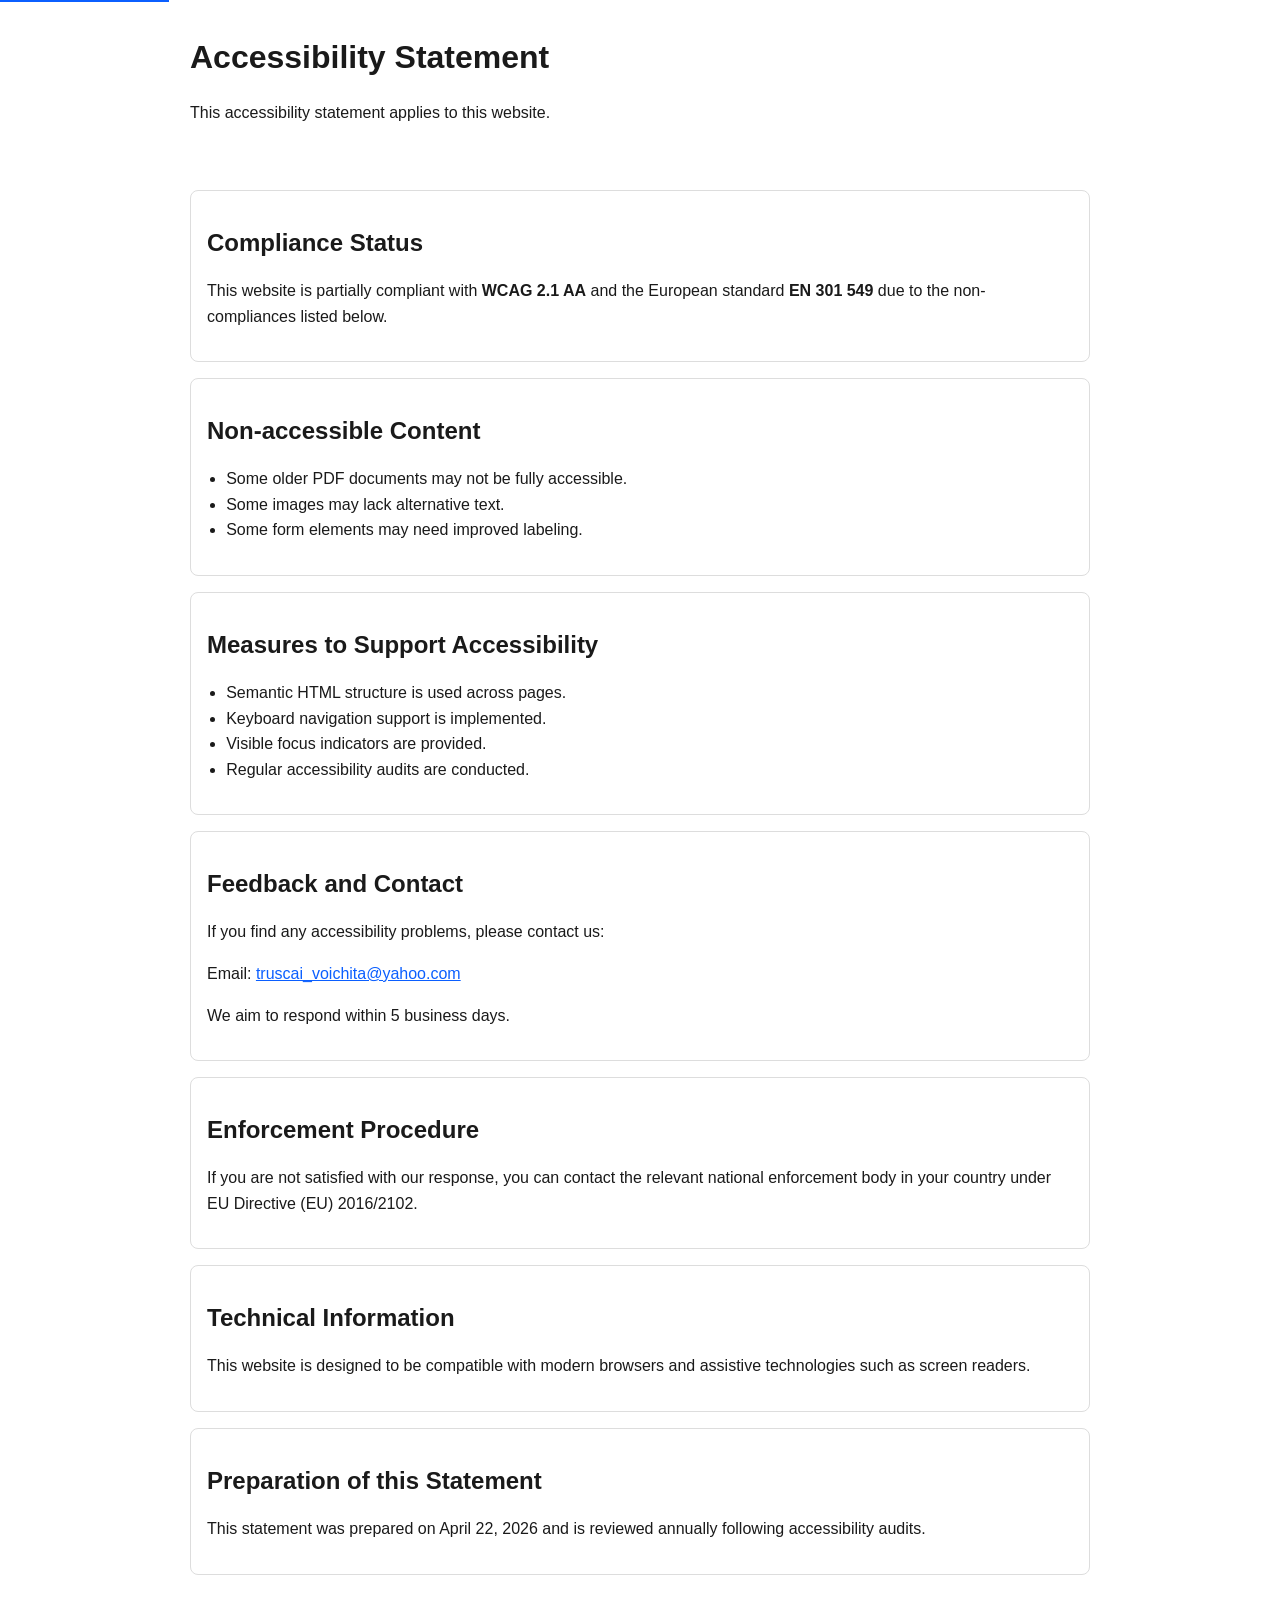
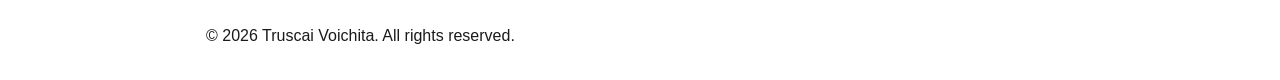
<file: assets/components/legal/accessibility.html>
<!doctype html>
<html lang="en">
  <head>
    <meta charset="UTF-8" />
    <meta name="viewport" content="width=device-width, initial-scale=1.0" />
    <title>Accessibility Statement (EU)</title>
    <style>
      :root {
        --bg: #ffffff;
        --text: #1a1a1a;
        --primary: #0b5fff;
        --border: #dddddd;
        --focus: #ffbf47;
      }

      body {
        margin: 0;
        font-family: Arial, sans-serif;
        background: var(--bg);
        color: var(--text);
        line-height: 1.6;
      }

      a {
        color: var(--primary);
      }

      a:focus,
      button:focus {
        outline: 3px solid var(--focus);
        outline-offset: 3px;
      }

      header,
      main,
      footer {
        max-width: 900px;
        margin: auto;
        padding: 1rem;
      }

      .card {
        border: 1px solid var(--border);
        border-radius: 8px;
        padding: 1rem;
        margin-top: 1rem;
      }

      .skip-link {
        position: absolute;
        top: -40px;
        left: 0;
        background: var(--primary);
        color: white;
        padding: 8px 12px;
        z-index: 100;
      }

      .skip-link:focus {
        top: 0;
      }

      h1,
      h2,
      h3 {
        line-height: 1.3;
      }

      ul {
        padding-left: 1.2rem;
      }
    </style>
  </head>
  <body>
    <a class="skip-link" href="#main">Skip to main content</a>

    <header>
      <h1>Accessibility Statement</h1>
      <p>This accessibility statement applies to this website.</p>
    </header>

    <main id="main" tabindex="-1">
      <section class="card">
        <h2>Compliance Status</h2>
        <p>
          This website is partially compliant with
          <strong>WCAG 2.1 AA</strong> and the European standard
          <strong>EN 301 549</strong> due to the non-compliances listed below.
        </p>
      </section>

      <section class="card">
        <h2>Non-accessible Content</h2>
        <ul>
          <li>Some older PDF documents may not be fully accessible.</li>
          <li>Some images may lack alternative text.</li>
          <li>Some form elements may need improved labeling.</li>
        </ul>
      </section>

      <section class="card">
        <h2>Measures to Support Accessibility</h2>
        <ul>
          <li>Semantic HTML structure is used across pages.</li>
          <li>Keyboard navigation support is implemented.</li>
          <li>Visible focus indicators are provided.</li>
          <li>Regular accessibility audits are conducted.</li>
        </ul>
      </section>

      <section class="card">
        <h2>Feedback and Contact</h2>
        <p>If you find any accessibility problems, please contact us:</p>
        <p>
          Email:
          <a href="mailto:truscai_voichita@yahoo.com"
            >truscai_voichita@yahoo.com</a
          >
        </p>
        <p>We aim to respond within 5 business days.</p>
      </section>

      <section class="card">
        <h2>Enforcement Procedure</h2>
        <p>
          If you are not satisfied with our response, you can contact the
          relevant national enforcement body in your country under EU Directive
          (EU) 2016/2102.
        </p>
      </section>

      <section class="card">
        <h2>Technical Information</h2>
        <p>
          This website is designed to be compatible with modern browsers and
          assistive technologies such as screen readers.
        </p>
      </section>

      <section class="card">
        <h2>Preparation of this Statement</h2>
        <p>
          This statement was prepared on April 22, 2026 and is reviewed annually
          following accessibility audits.
        </p>
      </section>
    </main>

    <footer>
      <footer>&copy; 2026 Truscai Voichita. All rights reserved.</footer>
    </footer>
  </body>
</html>
</file>
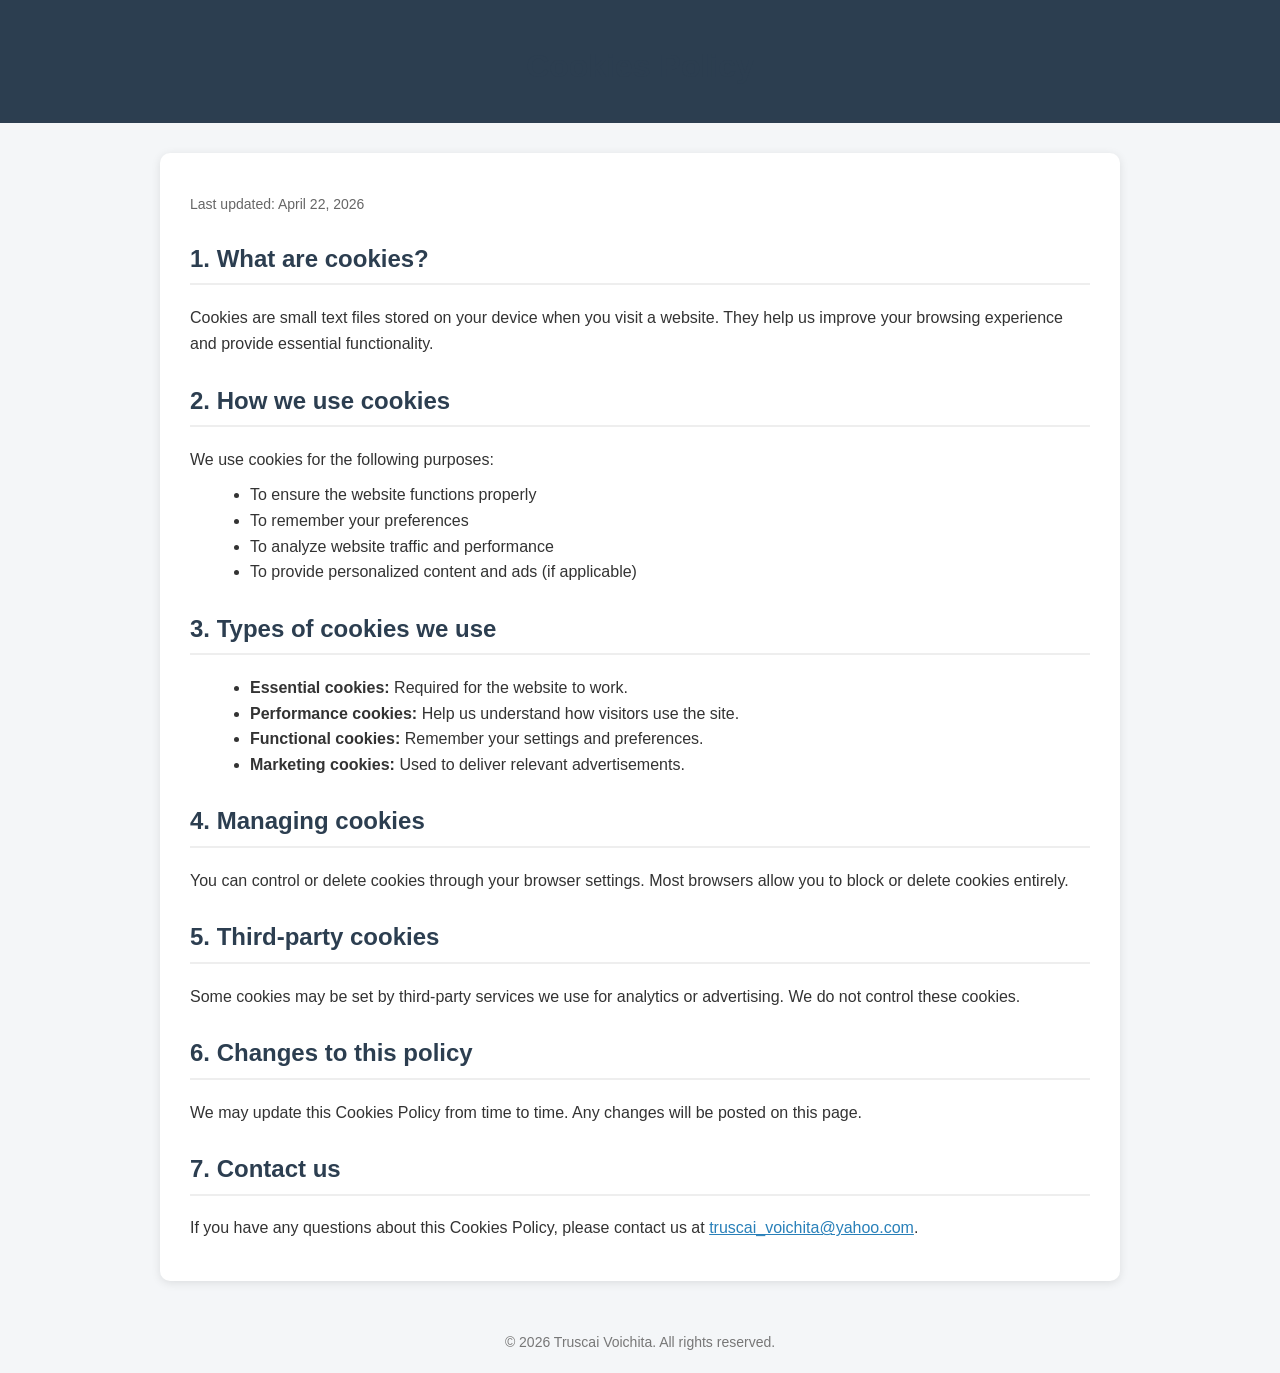
<file: assets/components/legal/cookies.html>
<!doctype html>
<html lang="en">
  <head>
    <meta charset="UTF-8" />
    <meta name="viewport" content="width=device-width, initial-scale=1.0" />
    <title>Cookies Policy</title>
    <style>
      body {
        font-family: Arial, sans-serif;
        line-height: 1.6;
        margin: 0;
        padding: 0;
        background-color: #f4f6f8;
        color: #333;
      }

      header {
        background: #2c3e50;
        color: #fff;
        padding: 20px 0;
        text-align: center;
      }

      .container {
        max-width: 900px;
        margin: 30px auto;
        background: #fff;
        padding: 30px;
        border-radius: 10px;
        box-shadow: 0 2px 10px rgba(0, 0, 0, 0.1);
      }

      h1,
      h2 {
        color: #2c3e50;
      }

      h1 {
        margin-bottom: 10px;
      }

      h2 {
        margin-top: 25px;
        border-bottom: 2px solid #eee;
        padding-bottom: 5px;
      }

      p {
        margin: 10px 0;
      }

      ul {
        margin: 10px 0 10px 20px;
      }

      footer {
        text-align: center;
        padding: 20px;
        font-size: 14px;
        color: #777;
      }

      .last-updated {
        font-size: 14px;
        color: #666;
        margin-bottom: 20px;
      }

      a {
        color: #2980b9;
      }
    </style>
  </head>
  <body>
    <header>
      <h1>Cookies Policy</h1>
    </header>

    <div class="container">
      <p class="last-updated">Last updated: April 22, 2026</p>

      <h2>1. What are cookies?</h2>
      <p>
        Cookies are small text files stored on your device when you visit a
        website. They help us improve your browsing experience and provide
        essential functionality.
      </p>

      <h2>2. How we use cookies</h2>
      <p>We use cookies for the following purposes:</p>
      <ul>
        <li>To ensure the website functions properly</li>
        <li>To remember your preferences</li>
        <li>To analyze website traffic and performance</li>
        <li>To provide personalized content and ads (if applicable)</li>
      </ul>

      <h2>3. Types of cookies we use</h2>
      <ul>
        <li>
          <strong>Essential cookies:</strong> Required for the website to work.
        </li>
        <li>
          <strong>Performance cookies:</strong> Help us understand how visitors
          use the site.
        </li>
        <li>
          <strong>Functional cookies:</strong> Remember your settings and
          preferences.
        </li>
        <li>
          <strong>Marketing cookies:</strong> Used to deliver relevant
          advertisements.
        </li>
      </ul>

      <h2>4. Managing cookies</h2>
      <p>
        You can control or delete cookies through your browser settings. Most
        browsers allow you to block or delete cookies entirely.
      </p>

      <h2>5. Third-party cookies</h2>
      <p>
        Some cookies may be set by third-party services we use for analytics or
        advertising. We do not control these cookies.
      </p>

      <h2>6. Changes to this policy</h2>
      <p>
        We may update this Cookies Policy from time to time. Any changes will be
        posted on this page.
      </p>

      <h2>7. Contact us</h2>
      <p>
        If you have any questions about this Cookies Policy, please contact us
        at
        <a href="mailto:truscai_voichita@yahoo.com"
          >truscai_voichita@yahoo.com</a
        >.
      </p>
    </div>

    <footer>&copy; 2026 Truscai Voichita. All rights reserved.</footer>
  </body>
</html>
</file>
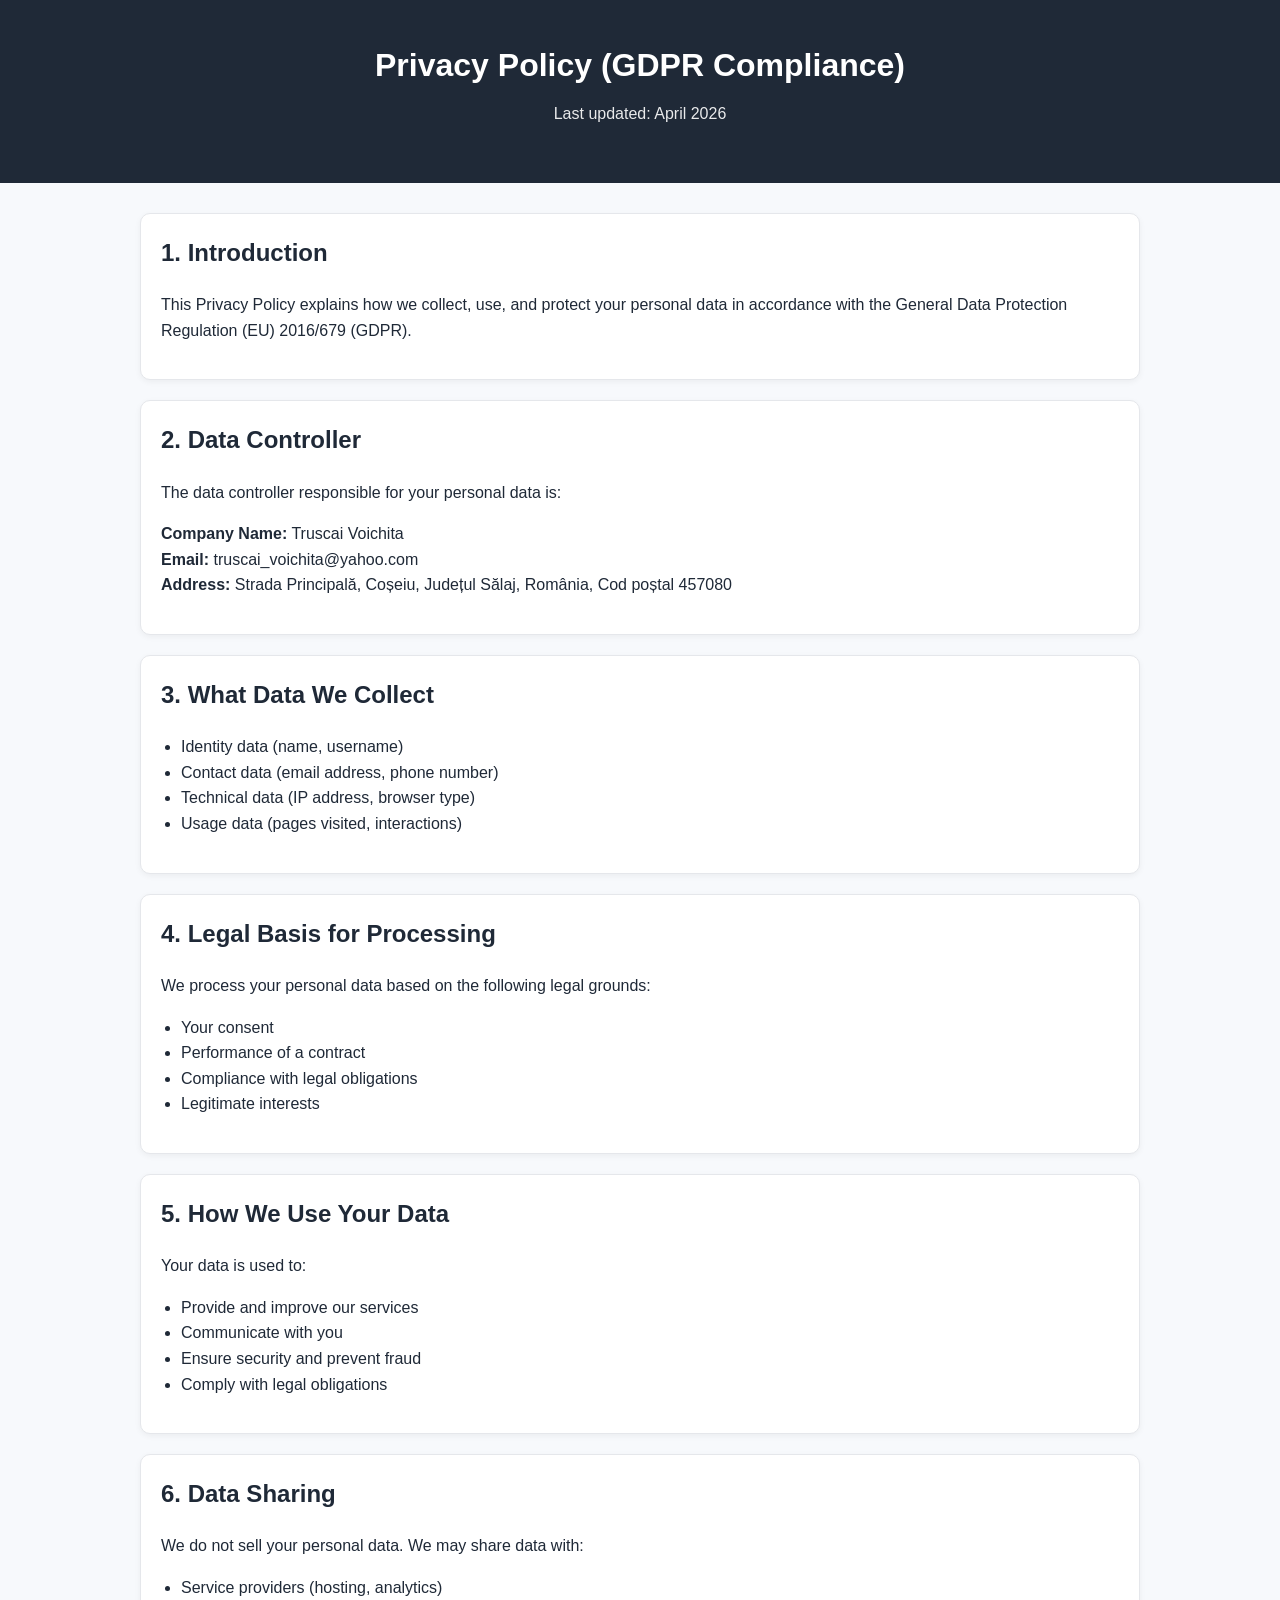
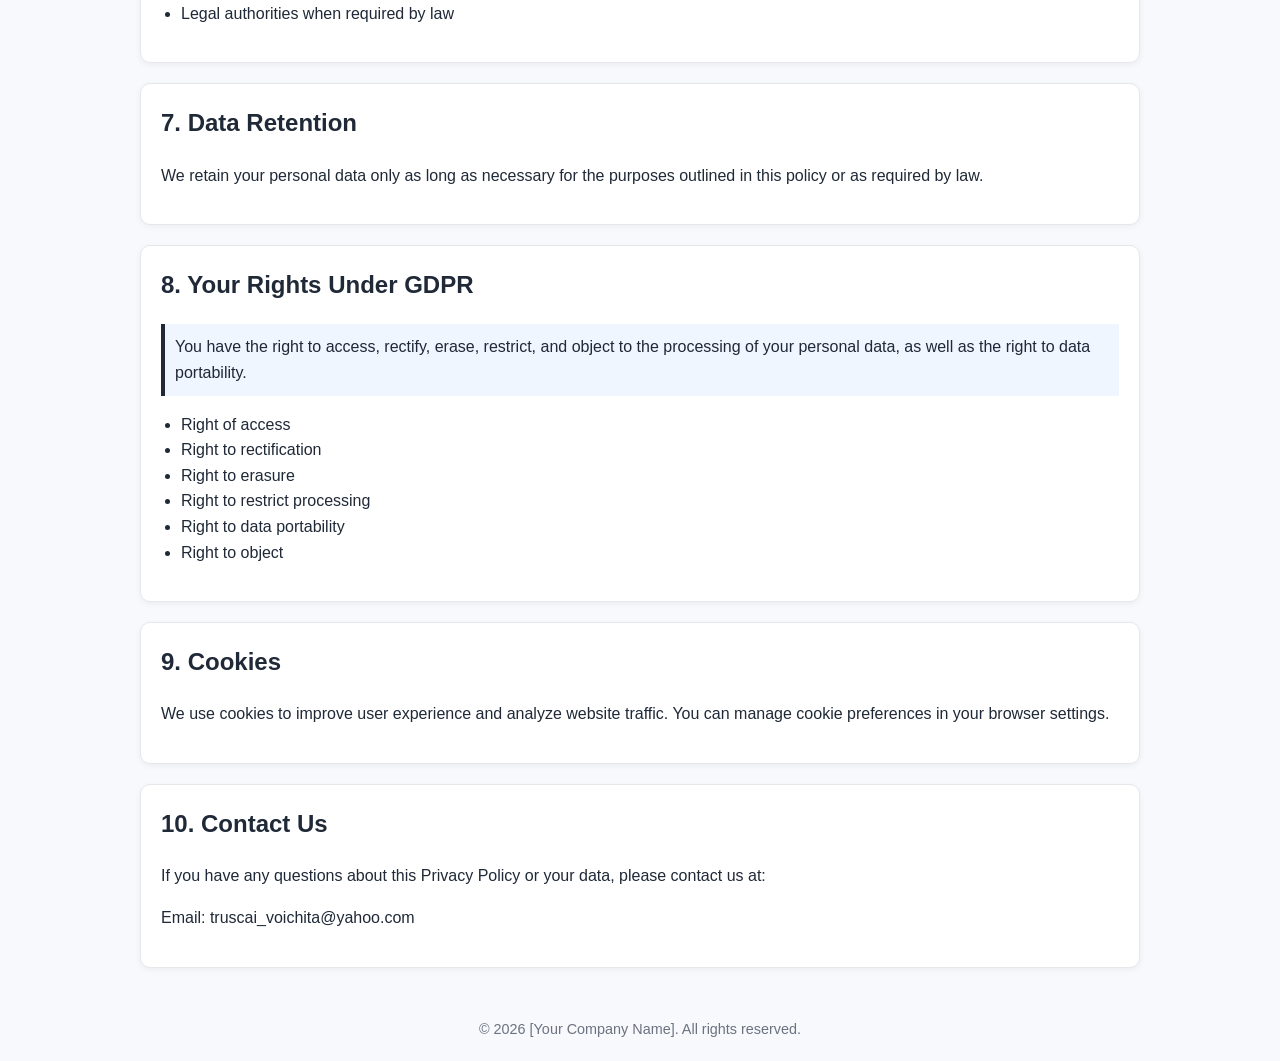
<file: assets/components/legal/gdpr.html>
<!doctype html>
<html lang="en">
  <head>
    <meta charset="UTF-8" />
    <meta name="viewport" content="width=device-width, initial-scale=1.0" />
    <title>Privacy Policy (GDPR)</title>
    <style>
      :root {
        --bg: #f7f9fc;
        --text: #1f2937;
        --card: #ffffff;
        --muted: #6b7280;
        --border: #e5e7eb;
      }

      body {
        margin: 0;
        font-family: Arial, Helvetica, sans-serif;
        background: var(--bg);
        color: var(--text);
        line-height: 1.6;
      }

      header {
        background: var(--text);
        color: white;
        padding: 40px 20px;
        text-align: center;
      }

      header h1 {
        margin: 0;
        font-size: 2rem;
      }

      header p {
        margin-top: 10px;
        opacity: 0.9;
      }

      .container {
        max-width: 1000px;
        margin: 30px auto;
        padding: 0 20px;
      }

      .card {
        background: var(--card);
        border: 1px solid var(--border);
        border-radius: 10px;
        padding: 20px;
        margin-bottom: 20px;
        box-shadow: 0 2px 6px rgba(0, 0, 0, 0.05);
      }

      h2 {
        color: var(--text);
        margin-top: 0;
      }

      h3 {
        margin-bottom: 5px;
      }

      ul {
        padding-left: 20px;
      }

      footer {
        text-align: center;
        padding: 20px;
        font-size: 0.9rem;
        color: var(--muted);
      }

      .highlight {
        background: #eff6ff;
        padding: 10px;
        border-left: 4px solid var(--text);
        margin: 10px 0;
      }
    </style>
  </head>
  <body>
    <header>
      <h1>Privacy Policy (GDPR Compliance)</h1>
      <p>Last updated: April 2026</p>
    </header>

    <div class="container">
      <div class="card">
        <h2>1. Introduction</h2>
        <p>
          This Privacy Policy explains how we collect, use, and protect your
          personal data in accordance with the General Data Protection
          Regulation (EU) 2016/679 (GDPR).
        </p>
      </div>

      <div class="card">
        <h2>2. Data Controller</h2>
        <p>The data controller responsible for your personal data is:</p>
        <p>
          <strong>Company Name:</strong> Truscai Voichita<br />
          <strong>Email:</strong> truscai_voichita@yahoo.com<br />
          <strong>Address:</strong> Strada Principală, Coșeiu, Județul Sălaj,
          România, Cod poștal 457080
        </p>
      </div>

      <div class="card">
        <h2>3. What Data We Collect</h2>
        <ul>
          <li>Identity data (name, username)</li>
          <li>Contact data (email address, phone number)</li>
          <li>Technical data (IP address, browser type)</li>
          <li>Usage data (pages visited, interactions)</li>
        </ul>
      </div>

      <div class="card">
        <h2>4. Legal Basis for Processing</h2>
        <p>
          We process your personal data based on the following legal grounds:
        </p>
        <ul>
          <li>Your consent</li>
          <li>Performance of a contract</li>
          <li>Compliance with legal obligations</li>
          <li>Legitimate interests</li>
        </ul>
      </div>

      <div class="card">
        <h2>5. How We Use Your Data</h2>
        <p>Your data is used to:</p>
        <ul>
          <li>Provide and improve our services</li>
          <li>Communicate with you</li>
          <li>Ensure security and prevent fraud</li>
          <li>Comply with legal obligations</li>
        </ul>
      </div>

      <div class="card">
        <h2>6. Data Sharing</h2>
        <p>We do not sell your personal data. We may share data with:</p>
        <ul>
          <li>Service providers (hosting, analytics)</li>
          <li>Legal authorities when required by law</li>
        </ul>
      </div>

      <div class="card">
        <h2>7. Data Retention</h2>
        <p>
          We retain your personal data only as long as necessary for the
          purposes outlined in this policy or as required by law.
        </p>
      </div>

      <div class="card">
        <h2>8. Your Rights Under GDPR</h2>
        <div class="highlight">
          You have the right to access, rectify, erase, restrict, and object to
          the processing of your personal data, as well as the right to data
          portability.
        </div>
        <ul>
          <li>Right of access</li>
          <li>Right to rectification</li>
          <li>Right to erasure</li>
          <li>Right to restrict processing</li>
          <li>Right to data portability</li>
          <li>Right to object</li>
        </ul>
      </div>

      <div class="card">
        <h2>9. Cookies</h2>
        <p>
          We use cookies to improve user experience and analyze website traffic.
          You can manage cookie preferences in your browser settings.
        </p>
      </div>

      <div class="card">
        <h2>10. Contact Us</h2>
        <p>
          If you have any questions about this Privacy Policy or your data,
          please contact us at:
        </p>
        <p>Email: truscai_voichita@yahoo.com</p>
      </div>
    </div>

    <footer>&copy; 2026 [Your Company Name]. All rights reserved.</footer>
  </body>
</html>
</file>
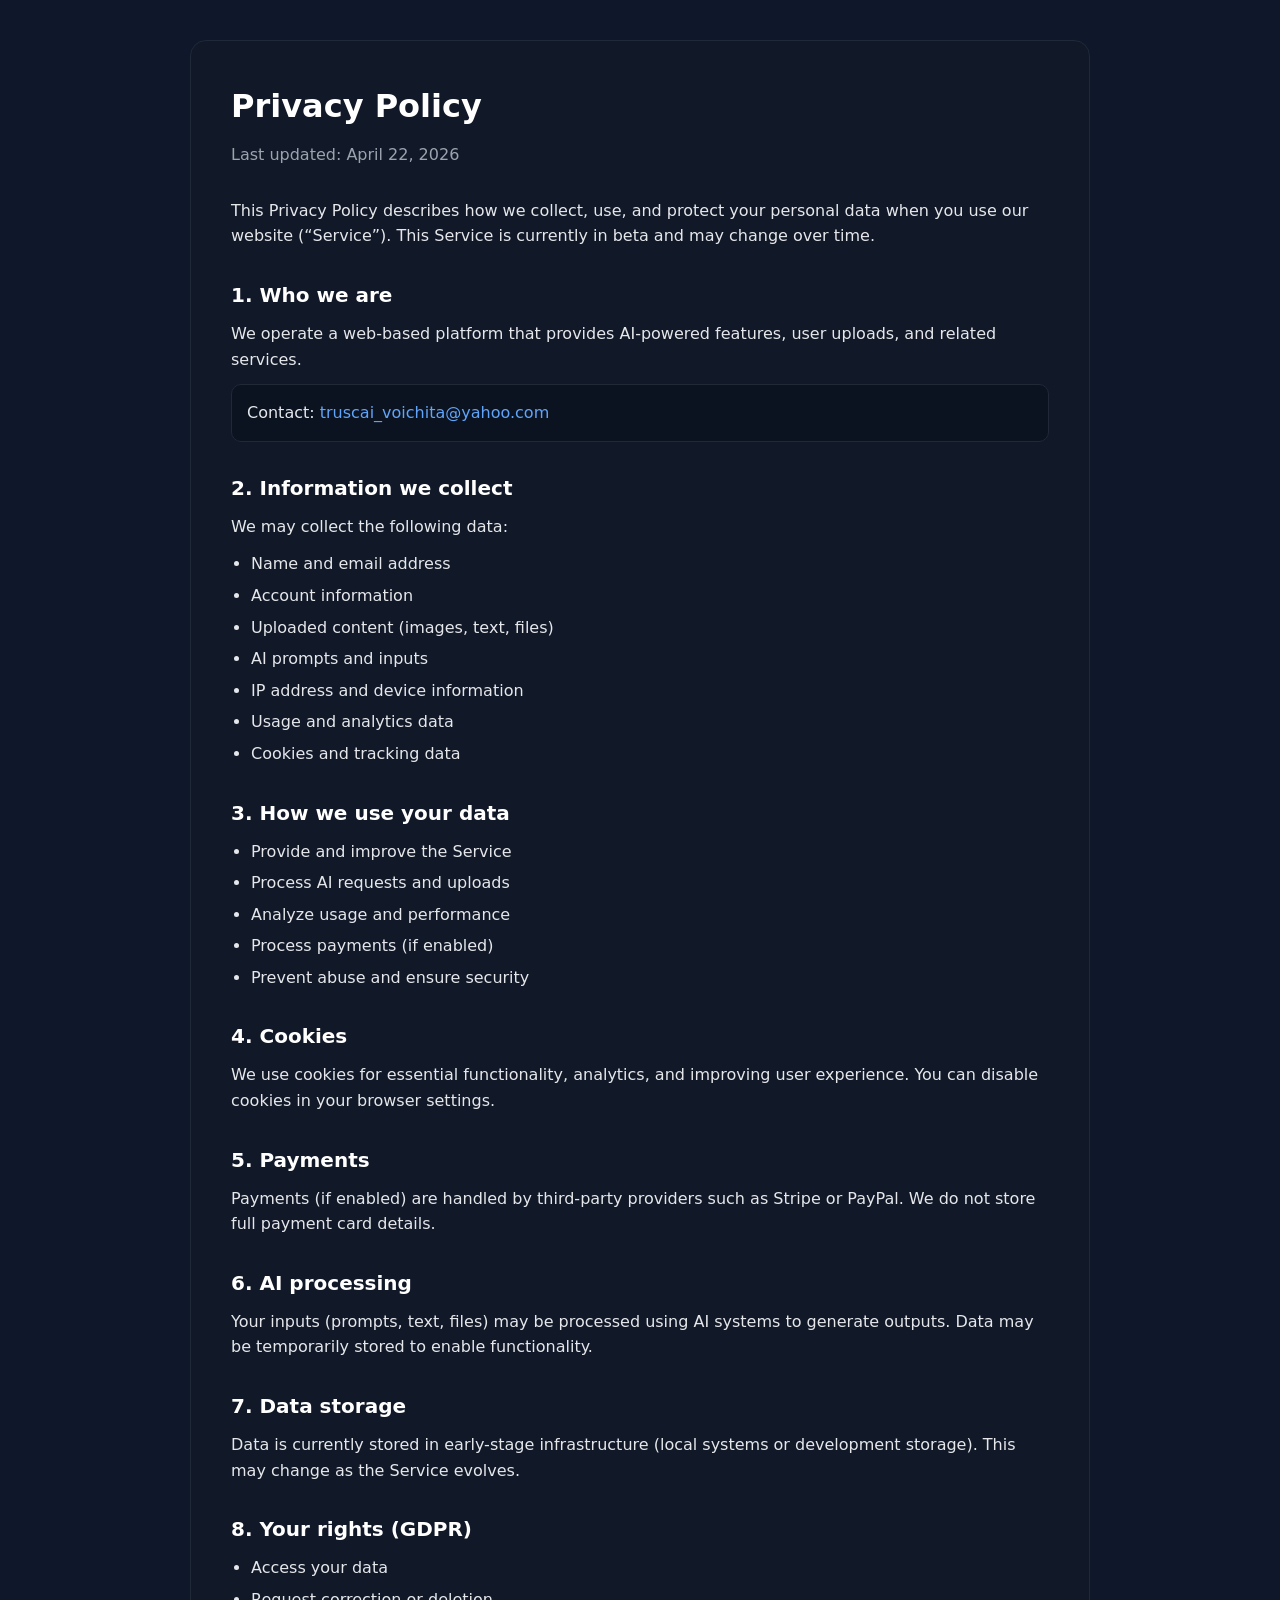
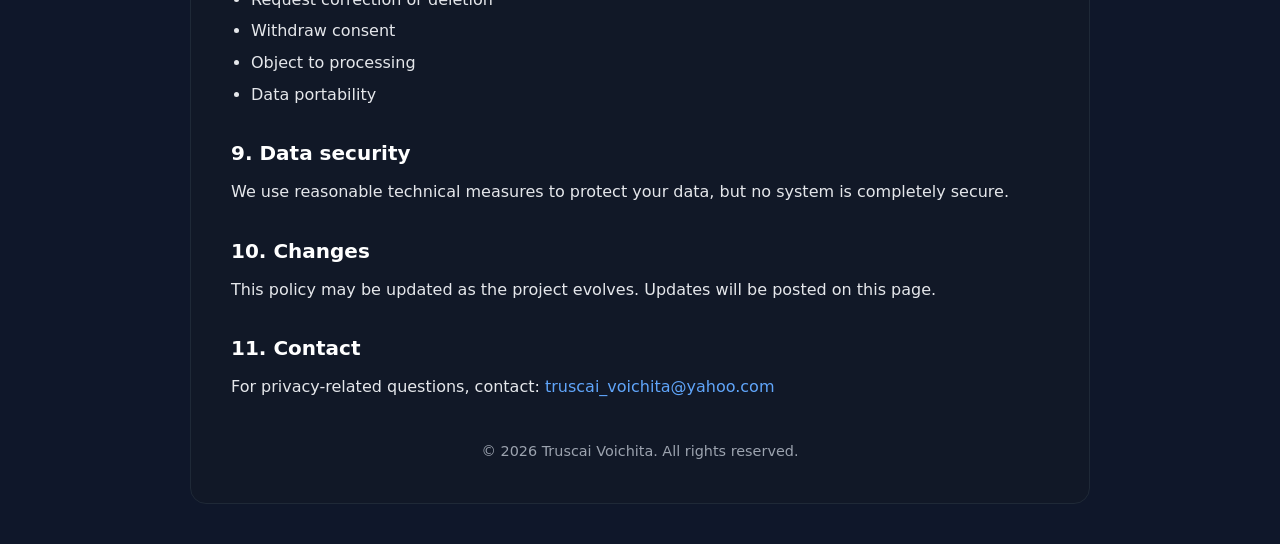
<file: assets/components/legal/terms.html>
<!doctype html>
<html lang="en">
  <head>
    <meta charset="UTF-8" />
    <meta name="viewport" content="width=device-width, initial-scale=1.0" />
    <title>Privacy Policy</title>
    <style>
      :root {
        --bg: #0f172a;
        --card: #111827;
        --text: #e5e7eb;
        --muted: #9ca3af;
        --accent: #60a5fa;
        --border: #1f2937;
      }

      * {
        box-sizing: border-box;
        margin: 0;
        padding: 0;
        font-family:
          system-ui,
          -apple-system,
          Segoe UI,
          Roboto,
          sans-serif;
      }

      body {
        background: var(--bg);
        color: var(--text);
        line-height: 1.6;
        padding: 40px 20px;
      }

      .container {
        max-width: 900px;
        margin: 0 auto;
        background: var(--card);
        border: 1px solid var(--border);
        border-radius: 16px;
        padding: 40px;
      }

      h1 {
        font-size: 2rem;
        margin-bottom: 10px;
        color: white;
      }

      .updated {
        color: var(--muted);
        margin-bottom: 30px;
      }

      h2 {
        margin-top: 30px;
        margin-bottom: 10px;
        font-size: 1.25rem;
        color: white;
      }

      p {
        margin-bottom: 12px;
        color: var(--text);
      }

      ul {
        margin-left: 20px;
        margin-bottom: 15px;
      }

      li {
        margin-bottom: 6px;
      }

      a {
        color: var(--accent);
        text-decoration: none;
      }

      a:hover {
        text-decoration: underline;
      }

      .contact {
        background: #0b1220;
        border: 1px solid var(--border);
        padding: 15px;
        border-radius: 10px;
        margin-top: 10px;
      }

      footer {
        margin-top: 40px;
        text-align: center;
        color: var(--muted);
        font-size: 0.9rem;
      }
    </style>
  </head>
  <body>
    <div class="container">
      <h1>Privacy Policy</h1>
      <p class="updated">Last updated: April 22, 2026</p>

      <p>
        This Privacy Policy describes how we collect, use, and protect your
        personal data when you use our website (“Service”). This Service is
        currently in beta and may change over time.
      </p>

      <h2>1. Who we are</h2>
      <p>
        We operate a web-based platform that provides AI-powered features, user
        uploads, and related services.
      </p>
      <div class="contact">
        Contact:
        <a href="mailto:truscai_voichita@yahoo.com"
          >truscai_voichita@yahoo.com</a
        >
      </div>

      <h2>2. Information we collect</h2>
      <p>We may collect the following data:</p>
      <ul>
        <li>Name and email address</li>
        <li>Account information</li>
        <li>Uploaded content (images, text, files)</li>
        <li>AI prompts and inputs</li>
        <li>IP address and device information</li>
        <li>Usage and analytics data</li>
        <li>Cookies and tracking data</li>
      </ul>

      <h2>3. How we use your data</h2>
      <ul>
        <li>Provide and improve the Service</li>
        <li>Process AI requests and uploads</li>
        <li>Analyze usage and performance</li>
        <li>Process payments (if enabled)</li>
        <li>Prevent abuse and ensure security</li>
      </ul>

      <h2>4. Cookies</h2>
      <p>
        We use cookies for essential functionality, analytics, and improving
        user experience. You can disable cookies in your browser settings.
      </p>

      <h2>5. Payments</h2>
      <p>
        Payments (if enabled) are handled by third-party providers such as
        Stripe or PayPal. We do not store full payment card details.
      </p>

      <h2>6. AI processing</h2>
      <p>
        Your inputs (prompts, text, files) may be processed using AI systems to
        generate outputs. Data may be temporarily stored to enable
        functionality.
      </p>

      <h2>7. Data storage</h2>
      <p>
        Data is currently stored in early-stage infrastructure (local systems or
        development storage). This may change as the Service evolves.
      </p>

      <h2>8. Your rights (GDPR)</h2>
      <ul>
        <li>Access your data</li>
        <li>Request correction or deletion</li>
        <li>Withdraw consent</li>
        <li>Object to processing</li>
        <li>Data portability</li>
      </ul>

      <h2>9. Data security</h2>
      <p>
        We use reasonable technical measures to protect your data, but no system
        is completely secure.
      </p>

      <h2>10. Changes</h2>
      <p>
        This policy may be updated as the project evolves. Updates will be
        posted on this page.
      </p>

      <h2>11. Contact</h2>
      <p>
        For privacy-related questions, contact:
        <a href="mailto:truscai_voichita@yahoo.com"
          >truscai_voichita@yahoo.com</a
        >
      </p>

      <footer>© 2026 Truscai Voichita. All rights reserved.</footer>
    </div>
  </body>
</html>
</file>
